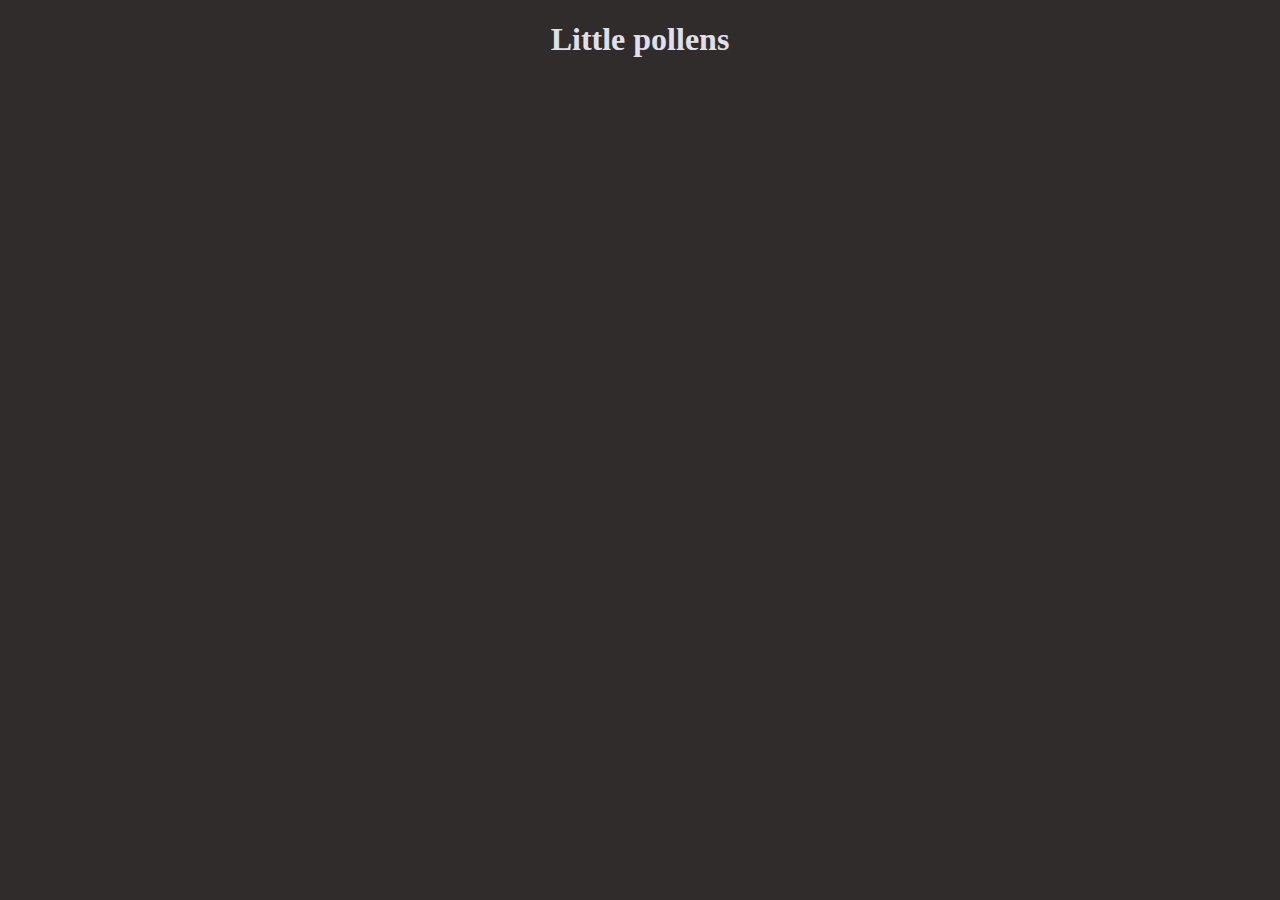
<file: ash/index.html>
<!DOCTYPE html>
<html lang="en">
<head>
    <meta content="text/html;charset=utf-8" http-equiv="Content-Type">
    <meta content="utf-8" http-equiv="encoding">
    <link rel="stylesheet" href="style.css">
</head>
<body>
    <h1>Little pollens</h1>
    <canvas id="canvas"></canvas>

    <script language="javascript" type="text/javascript" src="jquery.min.js"></script>
    <script language="javascript" type="text/javascript" src="script.js"></script>
</body>
</html>
</file>
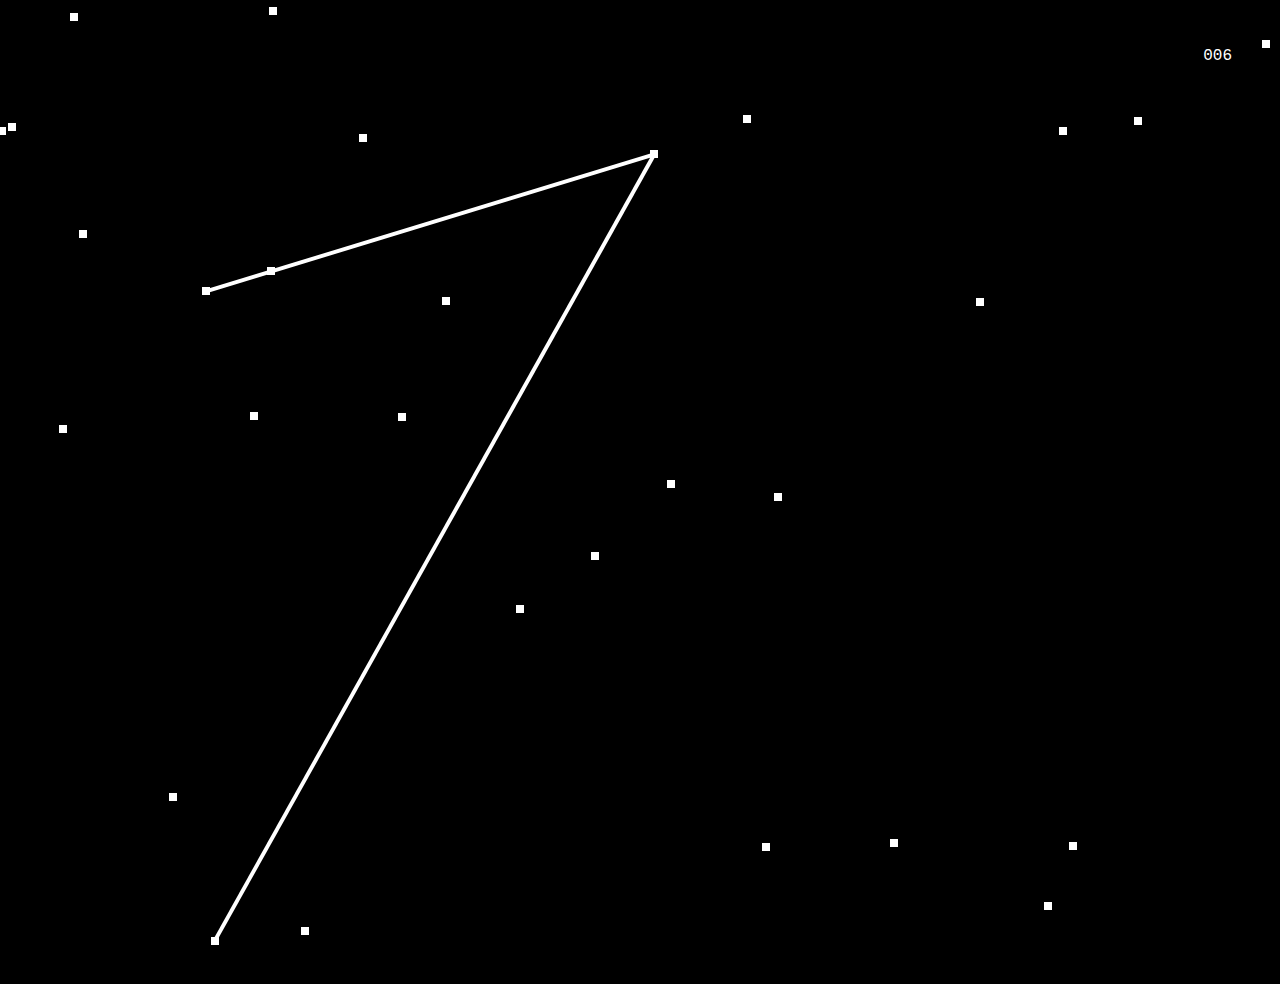
<file: audio/index.html>
<!doctype html>

<html lang="en">
<head>
    <meta charset="utf-8">
    <title>sounds</title>
    <meta name="description" content="sounds">
    <meta name="author" content="bradley">
    <link rel="stylesheet" href="style.css?v=1.1">
</head>

<body>
    <canvas id="main" width="300" height="300"></canvas>
    <p id="msec">00</p>
    <p id="secs">00</p>
    <p id="mins">00</p>
    <p id="hour">00</p>
    <script src="script.js"></script>
    <script src="timer.js"></script>
</body>
</html>
</file>
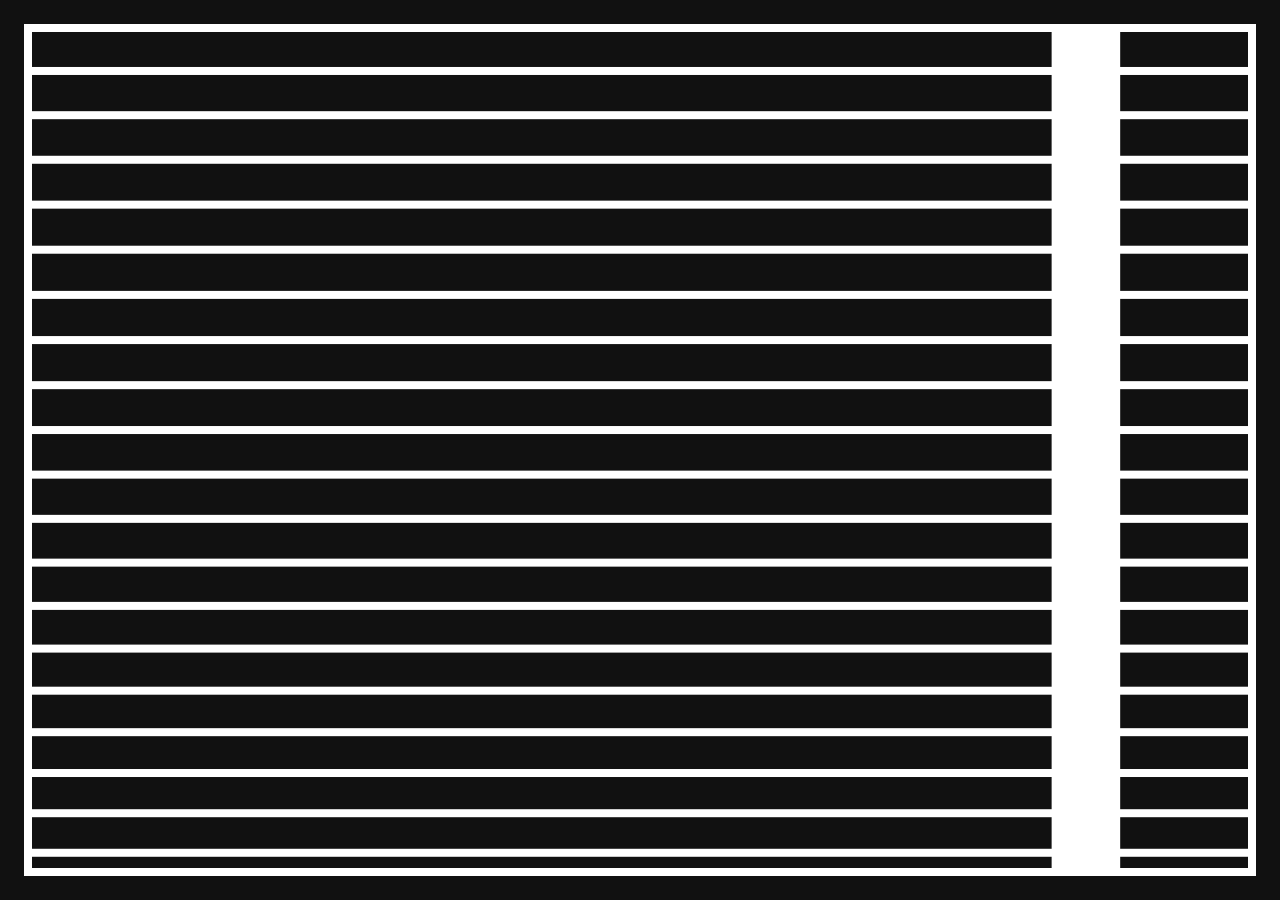
<file: blocks/index.html>
<!doctype html>
<html lang="en">
<head>
    <meta charset="utf-8">
    <title>blocks</title>
    <link rel="stylesheet" href="style.css">
</head>

<body>
    <canvas id="view"></canvas>
    <script src="script.js"></script>
</body>
</html>
</file>
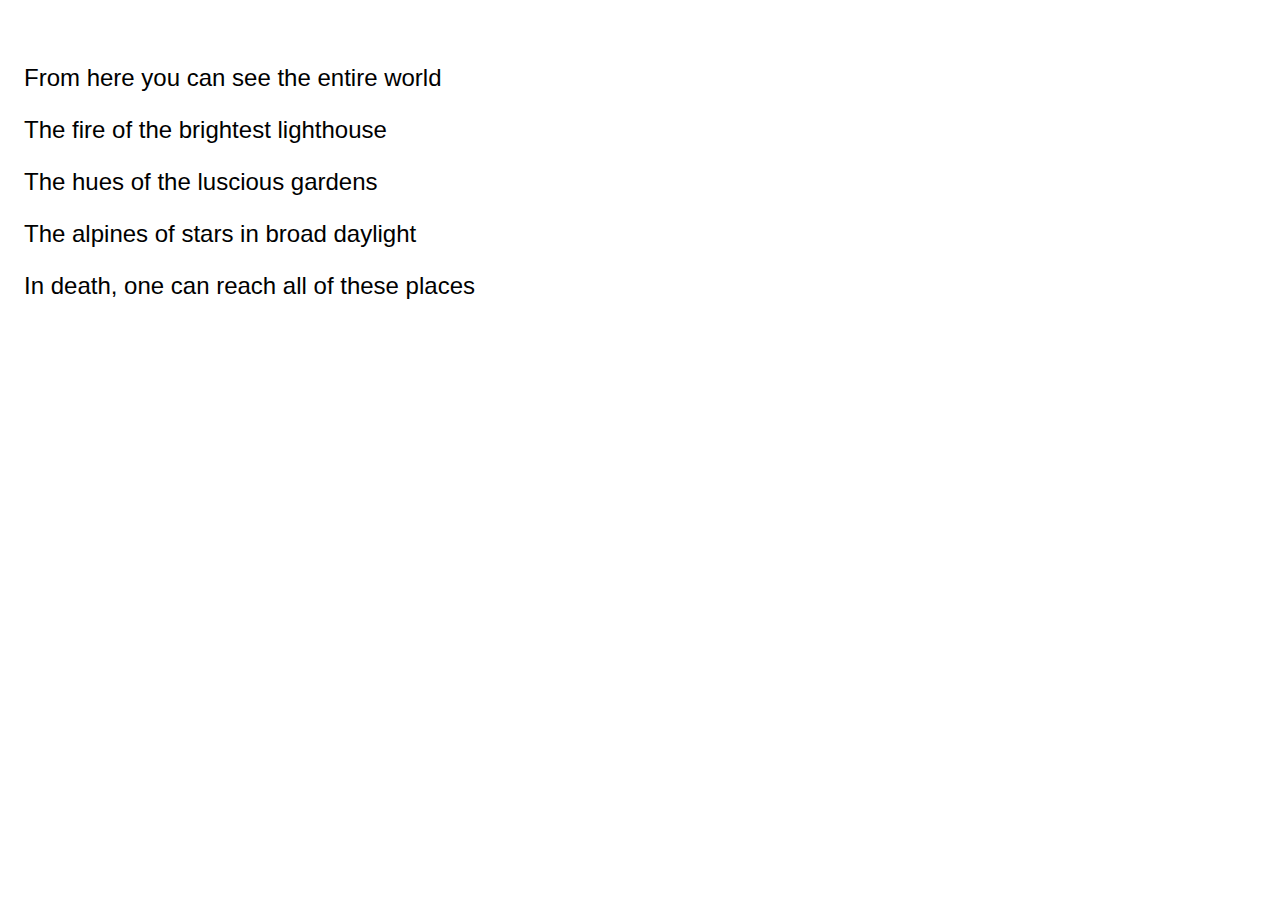
<file: connected/index.html>
<!DOCTYPE html>
<html>
    <head>
        <meta charset="UTF-8">
        <title>A greeting</title>
        <link rel="stylesheet" href="styles.css" type="text/css">
    </head>
    <body>
        <p>From here you can see the entire world</p>
        <p>The fire of the brightest lighthouse</p>
        <p>The hues of the luscious gardens</p>
        <p>The alpines of stars in broad daylight</p>
        <p>In death, one can reach all of these places</p>
    </body>
</html>
</file>
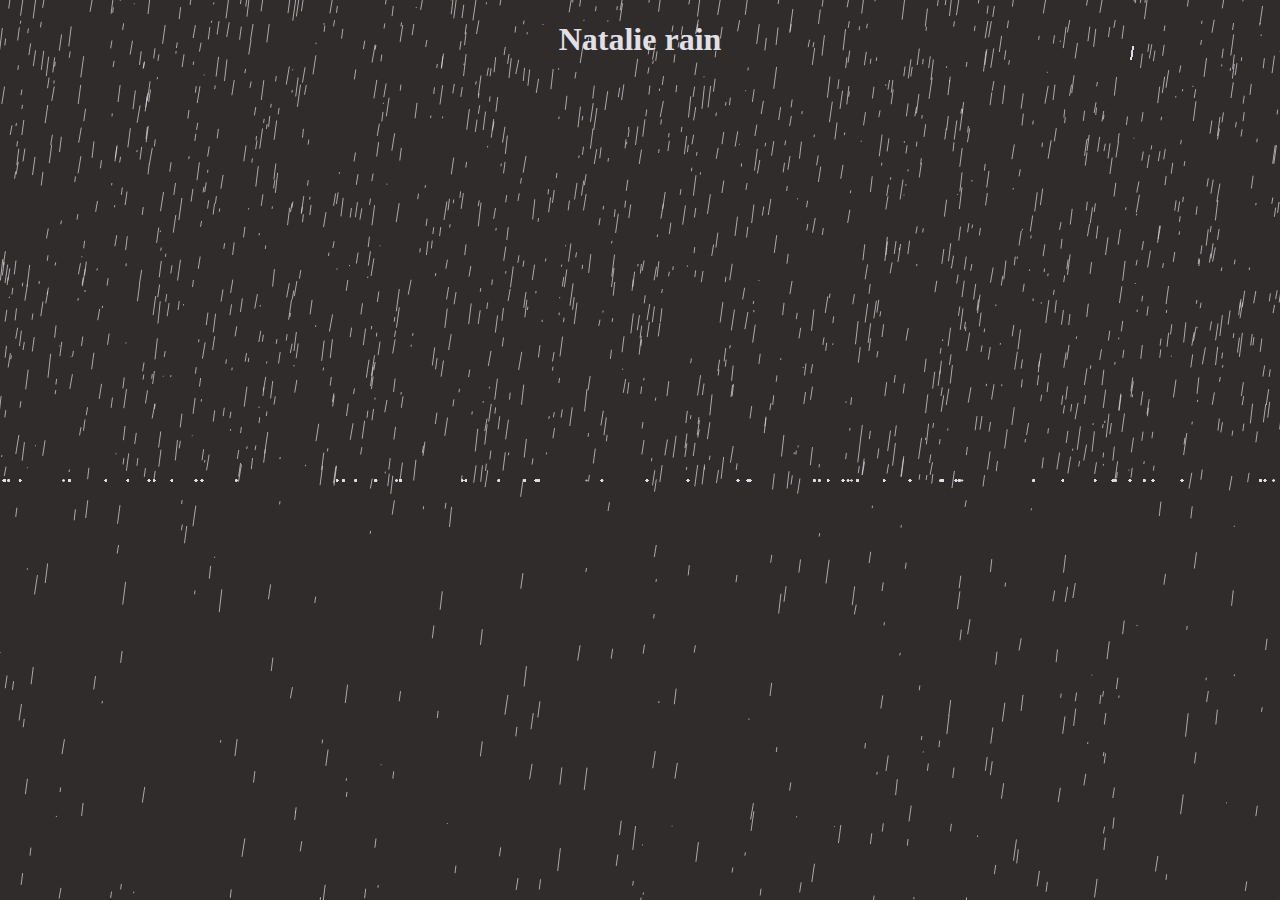
<file: rain/index.html>
<!DOCTYPE html>
<html lang="en">
<head>
    <meta content="text/html;charset=utf-8" http-equiv="Content-Type">
    <meta content="utf-8" http-equiv="encoding">
    <link rel="stylesheet" href="style.css">
</head>
<body>
    <h1>Natalie rain</h1>
    <canvas id="canvas"></canvas>

    <script language="javascript" type="text/javascript" src="jquery.min.js"></script>
    <script language="javascript" type="text/javascript" src="script.js"></script>
</body>
</html>
</file>
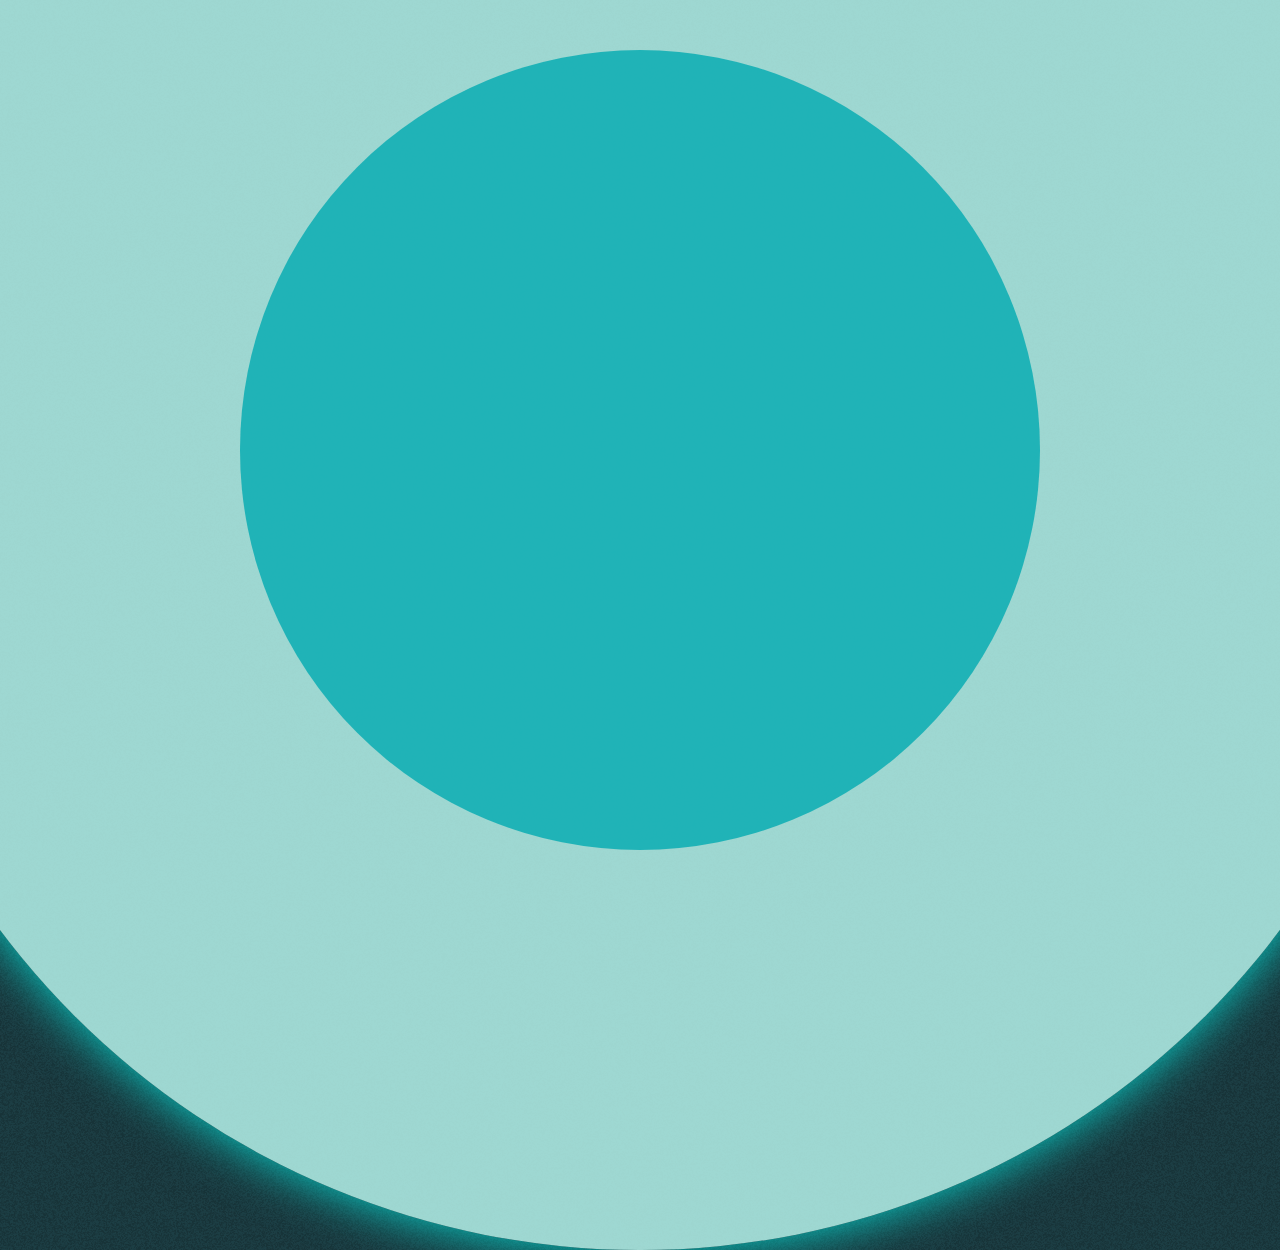
<file: sync/index.html>
<!DOCTYPE html>
<html lang="en">
<head>
    <meta content="text/html;charset=utf-8" http-equiv="Content-Type">
    <meta content="utf-8" http-equiv="encoding">
    <link rel="stylesheet" href="style.css">
</head>
<body>
    <!--<canvas id="canvas"></canvas>-->

    <div id="circle-02"></div>
    <div id="circle-01"></div>

    <audio autoplay loop>
        <!-- <source src="audio-rain.mp3" type="audio/mpeg"> -->
        <source src="audio-noise.mp3" type="audio/mpeg">
    </audio>

    <script language="javascript" type="text/javascript" src="script.js"></script>
</body>
</html>
</file>
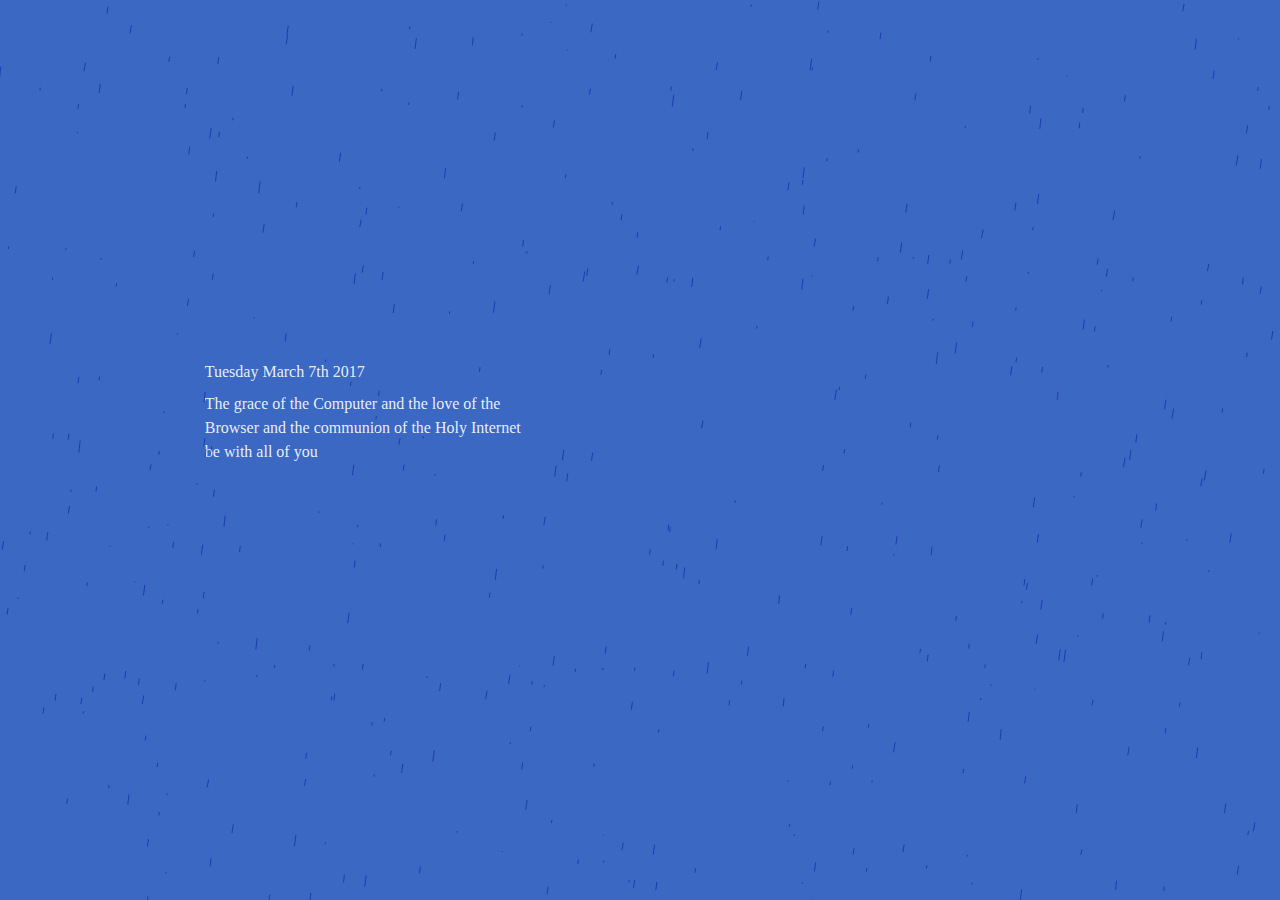
<file: timeline/index.html>
<!DOCTYPE html>
<html lang="en">
<head>
    <meta content="text/html;charset=utf-8" http-equiv="Content-Type">
    <meta content="utf-8" http-equiv="encoding">
    <link rel="stylesheet" href="style.css">
</head>
<body>

    <div id="slide-1" class="slide">
        <p>Tuesday March 7th 2017</p>
        <p>The grace of the Computer and the love of the Browser and the communion of the Holy Internet be with all of you</p>
    </div>

    <div id="slide-2" class="slide hidden">
        <p>12:47</p>
        <p>You begin your pilgrimage, a long rectangular ticket in your pocket marked with a four digit number, a date, and a name.</p>
    </div>

    <div id="slide-3" class="slide hidden">
        <p>12:50</p>
        <p>Traveling north you stop in a falafel shop. Regular with couscous, cucumber, pickled eggplant, zhug and tahini. The body and the blood.</p>
    </div>

    <div id="slide-4" class="slide hidden">
        <p>13:12</p>
        <p>You exchange your ticket for a thick green and white envelope and look toward the south.</p>
    </div>

    <div id="slide-5" class="slide hidden">
        <p>13:25</p>
        <p>She appears to you among the crowd. Kneeling, shrouded in black and gazing through the floor. You pass by once, then return. Approaching silently you place your offering into the tattered ceremonial cup in front of her. The Computer has forgiven your sins, go in peace.</p>
    </div>

    <div id="slide-6" class="slide hidden">
        <p>13:32</p>
        <p>Purification, your journey ends where it began.</p>
    </div>

    <p id="answer" class="hidden">and also with you</p>

    <canvas id="canvas"></canvas>
    <div id="map hidden"></div>

    <audio src="atmosphere.mp3" loop autoplay></audio>

    <audio src="part-1.mp3" id="audio-1"></audio>
    <audio src="part-2.mp3" id="audio-2"></audio>
    <audio src="part-3.mp3" id="audio-3"></audio>
    <audio src="part-4.mp3" id="audio-4"></audio>
    <audio src="part-5.mp3" id="audio-5"></audio>
    <audio src="part-6.mp3" id="audio-6"></audio>

    <script language="javascript" type="text/javascript" src="jquery.min.js"></script>
    <script language="javascript" type="text/javascript" src="script.js"></script>
</body>
</html>
</file>
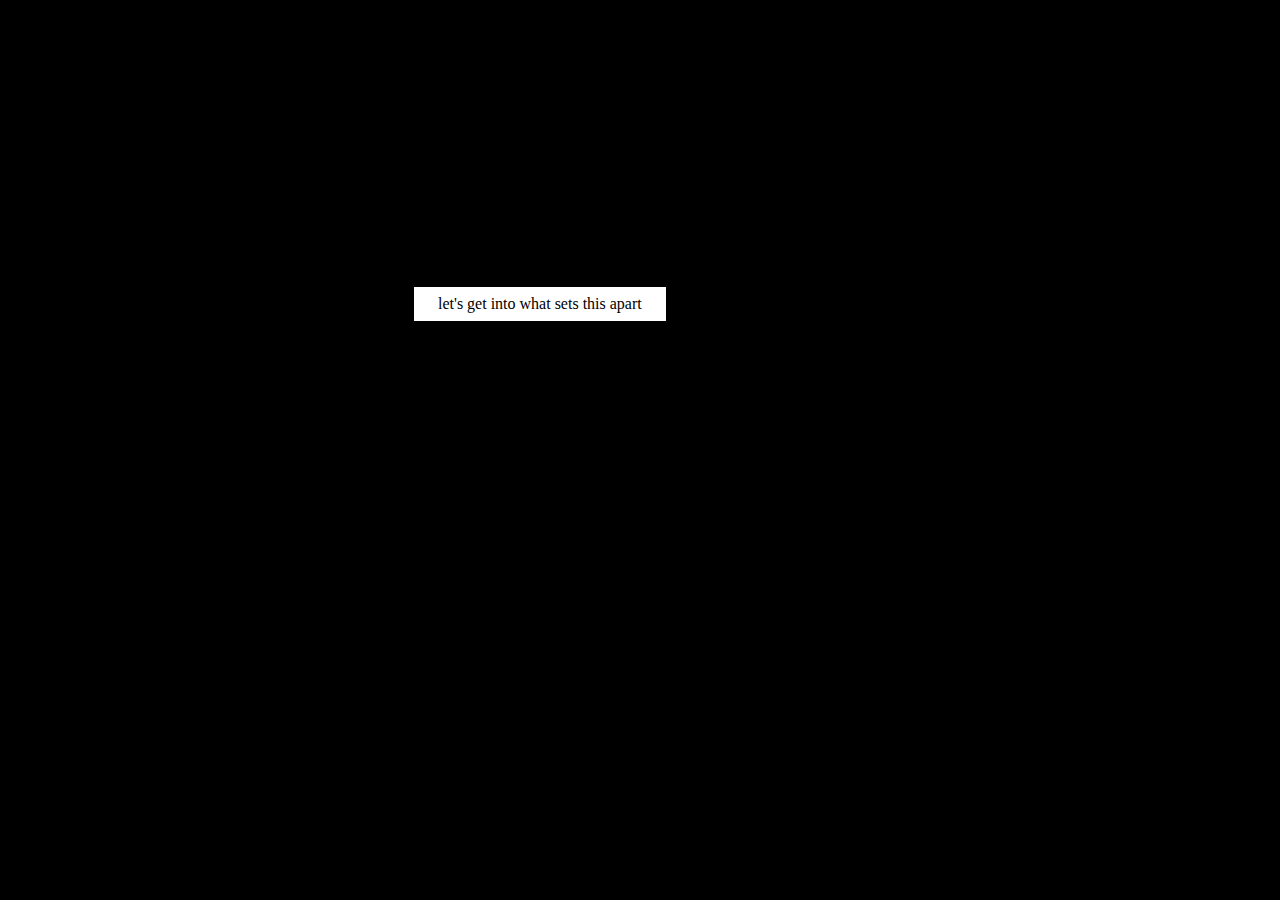
<file: unboxing/index.html>
<!DOCTYPE html>
<html lang="en">
<head>
    <meta content="text/html;charset=utf-8" http-equiv="Content-Type">
    <meta content="utf-8" http-equiv="encoding">
    <link rel="stylesheet" href="style.css">
</head>
<body>
    <div id="btn">I'm so excited</div>

    <audio autoplay loop>
        <!-- <source src="audio-rain.mp3" type="audio/mpeg"> -->
    </audio>

    <script language="javascript" type="text/javascript" src="script.js"></script>
</body>
</html>
</file>
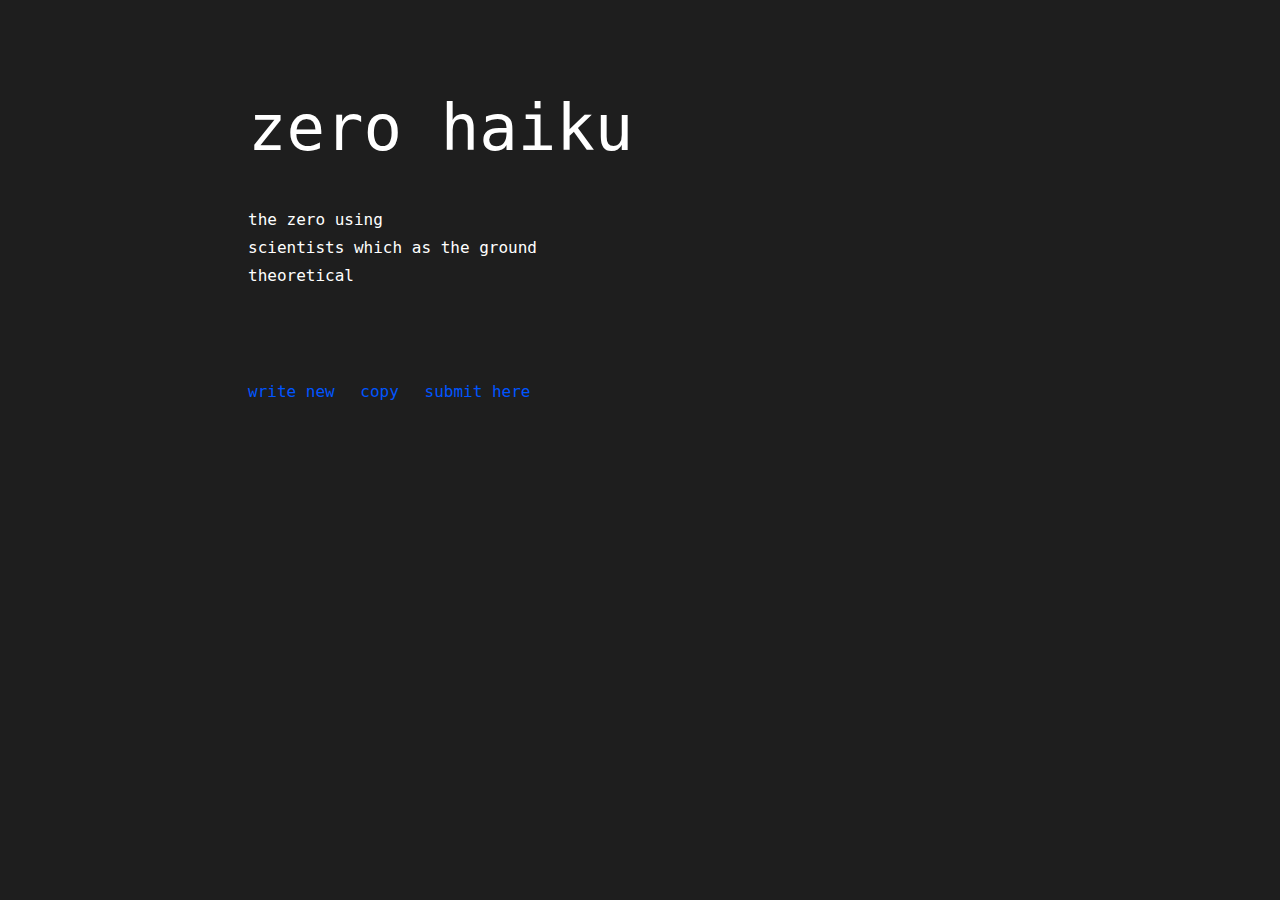
<file: zero/index.html>
<!DOCTYPE html>
<html lang="en">
<head>
    <meta content="text/html;charset=utf-8" http-equiv="Content-Type">
    <meta content="utf-8" http-equiv="encoding">
    <link rel="stylesheet" href="style.css">
</head>
<body>
    <p class="title">zero haiku</p>
    <p id="text-1"></p>
    <p id="text-2"></p>
    <p id="text-3"></p>

    <!-- <textarea id="forPost">test</textarea> -->

    <div id="btn-new" class="btn">write new</div>
    <div id="btn-copy" class="btn">copy</div>
    <a href="https://zero-haiku.tumblr.com/submit" class="btn submit" target="_blank">submit here</a>
    <div id="tooltip" class="hidden">haiku copied</div>


    <audio autoplay loop>
        <source src="audio-rain.mp3" type="audio/mpeg">
    </audio>

    <script language="javascript" type="text/javascript" src="list.js"></script>
    <script language="javascript" type="text/javascript" src="script.js"></script>
</body>
</html>
</file>
<file: ash/style.css>
body {
    background: #302C2B;
    color: rgba(225, 224, 232, 1);
    margin: 0;
    overflow: hidden;
    text-align: center;
}

#canvas {
    position: absolute;
    top: 0;
    left: 0;
    right: 0;
    bottom: 0;
}
</file>
<file: audio/style.css>
* {padding: 0; margin: 0;}

body {
    background: black;
    color: white;
    font-family: 'Input Mono', monospace;
    font-size: 16px;
    line-height: 1.6em;
    overflow: hidden;
}

#main {
    position: absolute;
}

#msec, #secs, #mins, #hour {
    display: inline-block;
    position: absolute;

    background-color: black;
    padding: 4px 8px;
}

#msec {
    top: 40px;
    right: 40px;
}

#secs {
    bottom: 40px;
    right: 40px;

    display: none;
}

#mins {
    bottom: 40px;
    left: 40px;

    display: none;
}

#hour {
    top: 40px;
    left: 40px;

    display: none;
}
</file>
<file: blocks/style.css>
html {
    background-color: #111111;
    box-sizing: border-box;
    color: #B5B5B5;
    font-family: "PT Mono";
    font-size: 16px;
    overflow: hidden;
}

*, *:before, *:after {
    box-sizing: inherit;
}

body, h1, h2, h3, h4, h5, h6, p, ol, ul {
    margin: 0;
    padding: 0;
    font-weight: normal;
}

ol, ul {
    list-style: none;
}

img {
    max-width: 100%;
    height: auto;
}

canvas {
    background-color: #111111;
    position: absolute;
    z-index: 1
}
</file>
<file: connected/styles.css>
body {
    background: #FFF;
    color: #000;
    font-family: "PT mono", sans-serif;
    font-size: 24px;
    padding: 32px 16px;
}
</file>
<file: rain/style.css>
body {
    background: #302C2B;
    color: rgba(225, 224, 232, 1);
    margin: 0;
    overflow: hidden;
    text-align: center;
}

#canvas {
    position: absolute;
    left: 0;
    top: 0;
    right: 0;
    bottom: 0;
}
</file>
<file: sync/style.css>
body {
    background-image: url(img-noise-03.gif);
    color: rgba(225, 224, 232, 1);
    margin: 0;
    overflow: hidden;
    text-align: center;
}

#canvas {
    position: absolute;
    left: 0;
    top: 0;
    right: 0;
    bottom: 0;
}

.box {
    border: 2px solid rgba(191, 255, 246, 1);
    background-color: transparent;
    display: block;

    height: 20px;
    width: 20px;

    position: absolute;
    left: 50%;
    top: 50%;
}

#circle-01 {
    background-color: rgba(191, 255, 246, 0.8);
    border-radius: 50%;
    box-shadow: 0 0 50px rgba(0, 255, 245, 0.8);
    display: block;

    height: 1600px;
    width: 1600px;

    margin-top: -800px;
    margin-left: -800px;

    position: absolute;
    top: 50%;
    left: 50%;
    z-index: 1;

    animation: rotation-2 20s infinite cubic-bezier(0.46, 0.24, 0.62, 0.63);
}

#circle-02 {
    background-color: rgba(0, 170, 176, 0.8);
    border-radius: 50%;
    display: block;
    height: 800px;
    width: 800px;

    margin-top: -400px;
    margin-left: -400px;

    position: absolute;
    top: 50%;
    left: 50%;
    z-index: 2;

    animation: rotation-1 10s infinite cubic-bezier(0.25, 0.57, 0.98, 0.56);
}


@keyframes rotation-1 {
	from {
		transform: rotate(0deg)
		           translate(-50px)
		           rotate(0deg);
	}
	to {
		transform: rotate(360deg)
		           translate(-50px)
		           rotate(-360deg);
	}
}
@keyframes rotation-2 {
	from {
		transform: rotate(0deg)
		           translate(50px)
		           rotate(0deg);
	}
	to {
		transform: rotate(360deg)
		           translate(50px)
		           rotate(-360deg);
	}
}
</file>
<file: timeline/style.css>
html, body {
    height: 100%;
}

body {
    /*background: #302C2B;*/
    /*color: rgba(225, 224, 232, 1);*/
    background: #416DC3;
    background: url("bg.gif") no-repeat center center fixed;
    background-size: cover;
    color: rgba(255, 255, 255, 0.9);
    font-family: "PT Mono";
    margin: 0;
    overflow: hidden;
    text-align: left;
}

p {
    font-size: 16px;
    line-height: 24px;
    margin: 0 0 8px;
    width: 332px;
    /*word-break: break-all;*/
}

.hidden {
    visibility: hidden;
    opacity: 0;
}

.slide {
    user-select: none;
    position: absolute;
    top: 40%;
    left: 20%;
    z-index: 1;
}

#slide-1 {
    left: 16%;
}
#slide-2 {
    left: 20%;
}
#slide-3 {
    left: 24%;
}
#slide-4 {
    left: 28%;
}
#slide-5 {
    left: 32%;
}
#slide-6 {
    left: 36%;
}

#canvas {
    position: absolute;
    top: 0;
    left: 0;
    right: 0;
    bottom: 0;
    z-index: 2;
}

#map {
    background: url("map.png") no-repeat center center fixed;
    background-size: contain;
    display: block;
    height: 68%;

    position: absolute;
    top: 16%;
    left: 0;
    right: 0;
    z-index: 0;
}

#answer {
    font-size: 36px;
    text-align: center;
    width: auto;
    transition: opacity 1s ease-in-out;

    position: absolute;
    bottom: 16%;
    left: 0;
    right: 0;
    z-index: 0;
}
</file>
<file: unboxing/style.css>
body {
    background: #000;
    color: #FFF;
    font-family: "PT Mono";
    font-size: 16px;
}

#btn {
    background: #FFF;
    color: #000;
    cursor: pointer;
    display: inline-block;
    padding: 8px 24px;
    position: relative;
}

#btn:hover{
    top: -2px;
}
</file>
<file: zero/style.css>
body {
    background: #1E1E1E;
    color: #FFF;
    font-family: "PT Mono", monospace;
    font-size: 16px;
    line-height: 24px;
    text-align: left;
}

/* Portrait and Landscape */
@media only screen
    and (min-device-width: 414px)
    and (max-device-width: 736px)
    and (-webkit-min-device-pixel-ratio: 3) {
        body {
            font-size: 24px;
        }
}

p {
    display: block;
    margin: 0 0 4px 240px;
    padding: 0;
    position: relative;
    top: 80px;
    left: 0;
}

.title {
    font-size: 64px;
    line-height: 80px;
    margin-bottom: 40px;
}

.btn {
    background-color: #transparent;
    color: #05F;
    cursor: pointer;
    display: inline-block;
    margin: 0 16px 0 0;
    padding: 8px 0;

    position: relative;
    top: 160px;
    left: 240px;
    transition: background-color 0.25s ease-in-out, color 0.25s ease-in-out;
}

.btn:hover {
    color: #FFF;
}

.submit {
    color: #05F;
    text-decoration: none;
}

#tooltip {
    display: inline-block;
    padding: 8px 16px;
    opacity: 1;
    transition: opacity 0.25s ease-in-out, visibility 0.25s ease-in-out;
    visibility: visible;

    position: relative;
    top: 160px;
    left: 240px;
}

#tooltip.hidden {
    visibility: hidden;
    opacity: 0;
}

textarea {
    position: absolute;
    top: -5000px;
    left: -5000px;
}
</file>
